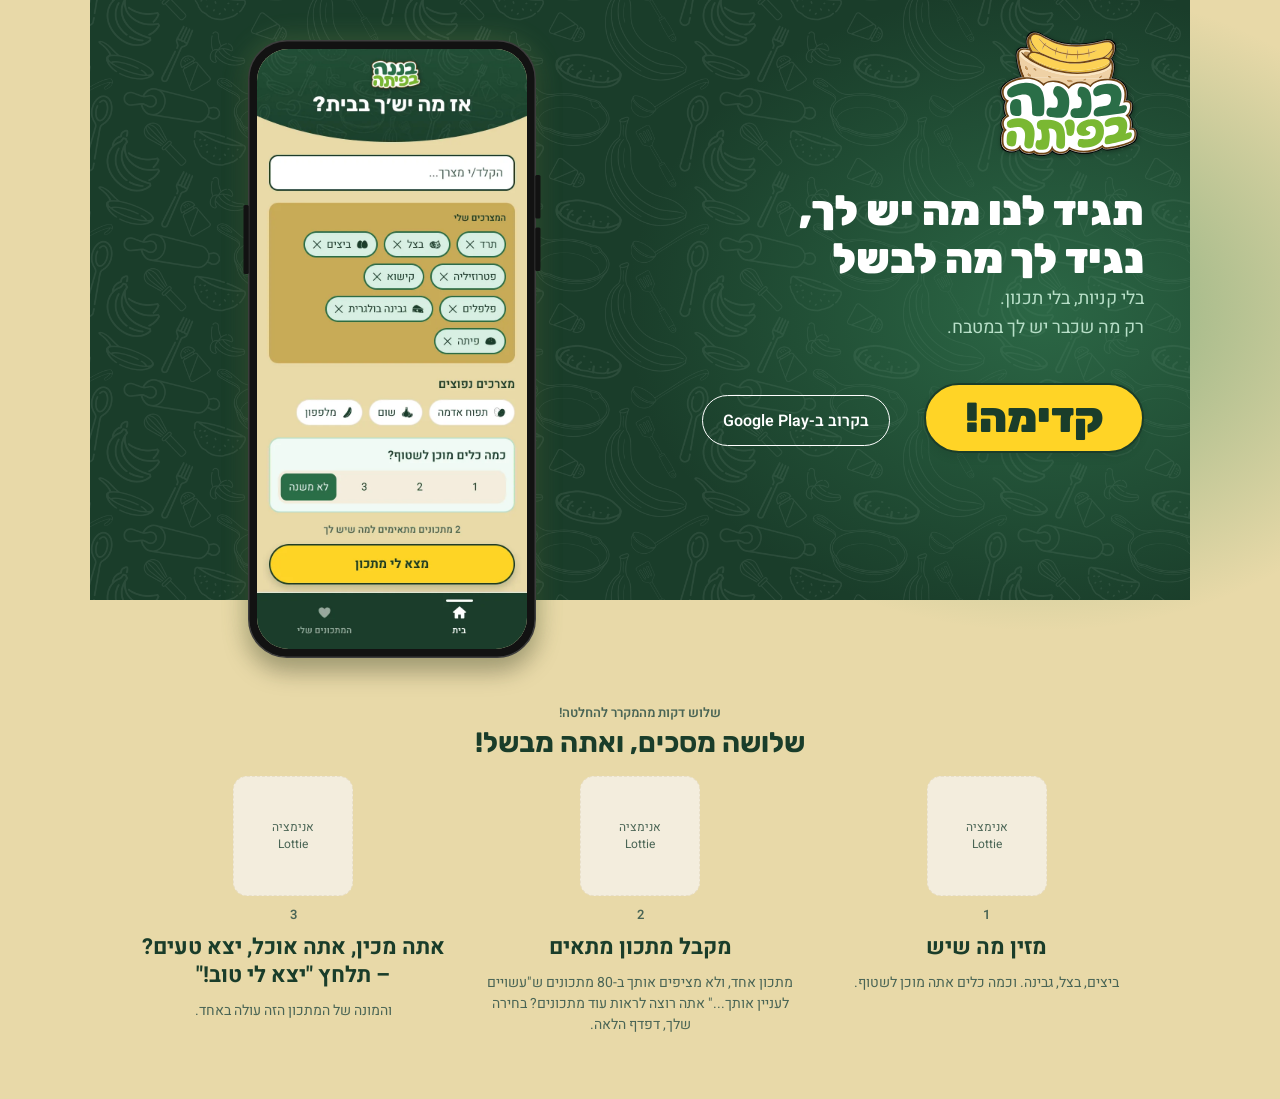
<file: app/index.html>
<!doctype html>
<html lang="he" dir="rtl">
<head>
<meta charset="utf-8">
<meta name="viewport" content="width=device-width, initial-scale=1, viewport-fit=cover">
<title>בננה בפיתה</title>
<meta name="description" content="תגידו מה יש בבית — נגיד לכם מה לבשל. בלי קניות, בלי תכנון.">
<meta name="theme-color" content="#1A3D2A">
<meta name="color-scheme" content="light">
<meta name="apple-mobile-web-app-capable" content="yes">
<meta name="apple-mobile-web-app-status-bar-style" content="black-translucent">
<meta name="apple-mobile-web-app-title" content="בננה בפיתה">
<link rel="manifest" href="manifest.webmanifest">
<link rel="icon" type="image/svg+xml" href="assets/icons/favicon.svg">
<link rel="icon" type="image/png" sizes="32x32" href="assets/icons/favicon-32.png">
<link rel="apple-touch-icon" sizes="180x180" href="assets/icons/apple-touch-icon.png">
<link rel="preload" href="assets/fonts/heebo-hebrew-400-normal.woff2" as="font" type="font/woff2" crossorigin>
<link rel="preload" href="assets/fonts/rubik-hebrew-900-normal.woff2" as="font" type="font/woff2" crossorigin>
<link rel="stylesheet" href="styles/tokens.css">
<link rel="stylesheet" href="styles/app.css">
</head>
<body>
<a class="skip-link" href="#screen">דלגו לתוכן</a>
<div id="app" class="app">
  <main id="screen" class="screen" tabindex="-1"></main>
  <div id="live" class="visually-hidden" aria-live="polite" aria-atomic="true"></div>
</div>
<script type="module" src="js/main.js"></script>
</body>
</html>
</file>
<file: app/styles/tokens.css>
/* =========================================================
   tokens.css · Design Tokens — בננה בפיתה
   Mobile First | RTL | Hebrew
   גרסה 2 · 26.8.2026
   ---------------------------------------------------------
   הרמוניית הצבעים: אנלוגית רחבה (146° · 81° · 48°)
   אין ניגוד גוון → עומק מגיע מבהירות, רוויה ומרקם בלבד.
   פירוט מלא: docs/design.md
   ========================================================= */

/* --- גופנים (30.09.2026 · שחק בחר: Rubik לכותרות, Heebo לממשק) ---
   Google Fonts, רישיון OFL (assets/fonts/OFL.txt) — הקבצים אצלנו: עובד בלי אינטרנט,
   באפליקציה ל-Google Play ובלי מנוי. אותם גופנים ומשקלים כמו בפיגמא.
   Rubik 700/900 · Heebo 400/600/700 · עברית + לטינית (ספרות וסימנים). */
@font-face { font-family: "Rubik"; font-style: normal; font-weight: 700; font-display: swap;
  src: url("../assets/fonts/rubik-hebrew-700-normal.woff2") format("woff2");
  unicode-range: U+0307-0308,U+0590-05FF,U+200C-2010,U+20AA,U+25CC,U+FB1D-FB4F; }
@font-face { font-family: "Rubik"; font-style: normal; font-weight: 700; font-display: swap;
  src: url("../assets/fonts/rubik-latin-700-normal.woff2") format("woff2");
  unicode-range: U+0000-00FF,U+0131,U+0152-0153,U+02BB-02BC,U+02C6,U+02DA,U+02DC,U+0304,U+0308,U+0329,U+2000-206F,U+20AC,U+2122,U+2191,U+2193,U+2212,U+2215,U+FEFF,U+FFFD; }
@font-face { font-family: "Rubik"; font-style: normal; font-weight: 900; font-display: swap;
  src: url("../assets/fonts/rubik-hebrew-900-normal.woff2") format("woff2");
  unicode-range: U+0307-0308,U+0590-05FF,U+200C-2010,U+20AA,U+25CC,U+FB1D-FB4F; }
@font-face { font-family: "Rubik"; font-style: normal; font-weight: 900; font-display: swap;
  src: url("../assets/fonts/rubik-latin-900-normal.woff2") format("woff2");
  unicode-range: U+0000-00FF,U+0131,U+0152-0153,U+02BB-02BC,U+02C6,U+02DA,U+02DC,U+0304,U+0308,U+0329,U+2000-206F,U+20AC,U+2122,U+2191,U+2193,U+2212,U+2215,U+FEFF,U+FFFD; }
@font-face { font-family: "Heebo"; font-style: normal; font-weight: 400; font-display: swap;
  src: url("../assets/fonts/heebo-hebrew-400-normal.woff2") format("woff2");
  unicode-range: U+0307-0308,U+0590-05FF,U+200C-2010,U+20AA,U+25CC,U+FB1D-FB4F; }
@font-face { font-family: "Heebo"; font-style: normal; font-weight: 400; font-display: swap;
  src: url("../assets/fonts/heebo-latin-400-normal.woff2") format("woff2");
  unicode-range: U+0000-00FF,U+0131,U+0152-0153,U+02BB-02BC,U+02C6,U+02DA,U+02DC,U+0304,U+0308,U+0329,U+2000-206F,U+20AC,U+2122,U+2191,U+2193,U+2212,U+2215,U+FEFF,U+FFFD; }
@font-face { font-family: "Heebo"; font-style: normal; font-weight: 600; font-display: swap;
  src: url("../assets/fonts/heebo-hebrew-600-normal.woff2") format("woff2");
  unicode-range: U+0307-0308,U+0590-05FF,U+200C-2010,U+20AA,U+25CC,U+FB1D-FB4F; }
@font-face { font-family: "Heebo"; font-style: normal; font-weight: 600; font-display: swap;
  src: url("../assets/fonts/heebo-latin-600-normal.woff2") format("woff2");
  unicode-range: U+0000-00FF,U+0131,U+0152-0153,U+02BB-02BC,U+02C6,U+02DA,U+02DC,U+0304,U+0308,U+0329,U+2000-206F,U+20AC,U+2122,U+2191,U+2193,U+2212,U+2215,U+FEFF,U+FFFD; }
@font-face { font-family: "Heebo"; font-style: normal; font-weight: 700; font-display: swap;
  src: url("../assets/fonts/heebo-hebrew-700-normal.woff2") format("woff2");
  unicode-range: U+0307-0308,U+0590-05FF,U+200C-2010,U+20AA,U+25CC,U+FB1D-FB4F; }
@font-face { font-family: "Heebo"; font-style: normal; font-weight: 700; font-display: swap;
  src: url("../assets/fonts/heebo-latin-700-normal.woff2") format("woff2");
  unicode-range: U+0000-00FF,U+0131,U+0152-0153,U+02BB-02BC,U+02C6,U+02DA,U+02DC,U+0304,U+0308,U+0329,U+2000-206F,U+20AC,U+2122,U+2191,U+2193,U+2212,U+2215,U+FEFF,U+FFFD; }

:root {

  /* -------------------------------------------------------
     TYPOGRAPHY
  ------------------------------------------------------- */
  --font-display: "Rubik", "Segoe UI", Arial, sans-serif;
  --font-ui:      "Heebo", "Segoe UI", Arial, sans-serif;

  /* Scale */
  --text-xs:   12px;
  --text-sm:   14px;
  --text-base: 16px;
  --text-md:   18px;
  --text-lg:   22px;
  --text-xl:   28px;
  --text-2xl:  36px;
  --text-3xl:  48px;
  --text-4xl:  64px;

  /* Weight */
  --weight-regular: 400;
  --weight-medium:  500;
  --weight-semibold:600;
  --weight-bold:    700;
  --weight-heavy:   900;

  /* Line height */
  --leading-tight:  1.15;
  --leading-snug:   1.35;
  --leading-normal: 1.6;
  --leading-loose:  1.8;

  /* -------------------------------------------------------
     COLORS — Green Scale
  ------------------------------------------------------- */
  --green-900: #1A3D2A;   /* טקסט כהה · עוגן */
  --green-800: #234F37;
  --green-700: #2A6E47;   /* Primary — הצבע הראשי */
  --green-600: #3A8A5C;
  --green-400: #6DB38A;
  --green-200: #B8DFC8;
  --green-100: #D8EFE3;
  --green-50:  #F0FAF4;   /* רקע בהיר */

  /* COLORS — Lime Scale · 30% */
  --lime-600:  #7AB832;
  --lime-500:  #B2E05A;   /* Accent — מצב פעיל, תגיות, badge התאמה */
  --lime-400:  #C8EC7E;
  --lime-100:  #EEF9D4;

  /* COLORS — Banana Scale · 10% */
  --banana-600: #D4A800;
  --banana-300: #DABF6E;  /* שדה הדף — הזהב. 27.8.26 */
  --banana-200: #C9AA57;  /* קצה / משטח שקוע על הזהב */
  --banana-150: #E8D9A8;  /* זהב בהיר */
  --banana-500: #FFD426;  /* CTA ראשי */
  --banana-400: #FFE066;
  --banana-100: #FFF8D6;


  /* COLORS — Cream Scale · הנייטרל החמים · 60%
     קרם = בננה (48°) בשיא דעיכת רוויה. עדיין בתוך הקשת האנלוגית.
     מחזיק את ה-60% במקום הירוק. ראו יומן ההחלטות, שורה 27. */
  --cream-50:   #FBF7EC;   /* שדה הדף */
  --cream-100:  #F3EDDD;   /* משטח שקוע */
  --cream-line: #E8DFC9;   /* קווים מפרידים — לא ירוק על קרם */

  /* COLORS — Neutrals */
  --white:      #FFFFFF;
  --gray-50:    #F8F8F6;
  --gray-100:   #EEEDE9;
  --gray-300:   #C8C7C2;
  --gray-500:   #8A8A85;
  --gray-700:   #4A4A47;
  --gray-900:   #1C1C1A;

  /* COLORS — Danger (צבע מערכת, לא צבע מותג) */
  --red-600: #C0392B;
  --red-100: #FDECEA;

  /* Semantic */
  --color-danger:        var(--red-600);
  --color-danger-bg:     var(--red-100);
  --color-danger-line:   #D68C82;   /* system/danger-line בפיגמא — מסגרת «לא טוב לי» */
  --color-primary:       var(--green-700);
  --color-primary-dark:  var(--green-900);
  --color-primary-light: var(--green-50);
  --color-accent:        var(--lime-500);
  --color-accent-dark:   var(--lime-600);
  --color-banana:        var(--banana-500);
  --color-cta:           var(--banana-500); /* כפתור ראשי — 10% */
  --color-cta-dark:      var(--banana-600);
  --color-cta-text:      var(--green-900);  /* WCAG AA ✓ */
  --color-text:          var(--green-900);
  --color-text-muted:    #4A6555;   /* תוקן 26.8: #5A7A66 נתן 4.46 ונכשל ב-AA */
  --color-bg:            var(--banana-150); /* היה banana-300, רוכך 27.8.26 */
  --color-surface:       var(--white);
  --color-border:        var(--cream-line);

  /* =======================================================
     ★ חדש בגרסה 2 — ארבע שכבות העומק
     בפלטה אנלוגית אין ניגוד גוון. אלה ארבעת הכלים
     היחידים המותרים לייצור עומק. ראו docs/design.md
     ======================================================= */

  /* 1 · שכבות בהירות — מהעמוק לרם */
  --surface-anchor:  var(--green-800);  /* עוגן כהה — הרצועה העליונה. מדרגת בהירות 1
                                           26.8: הועלה מ-900 ל-800. עדיין 8.74 מול הקרם,
                                           וכל טקסט על העוגן עובר AA. ראו יומן, שורה 28 */
  --surface-anchor-max: var(--green-900); /* השמור לרקעים מלאים, לא לרצועה */

  /* --- פעולות המסך הראשי — טוקנים סמנטיים. 28.8.26 --- */
  --action-cook-bg:     var(--green-700);
  --action-cook-border: var(--green-900);
  --action-cook-icon:   var(--white);
  --action-skip-bg:     var(--color-danger);
  --action-skip-border: var(--color-danger);
  --action-skip-icon:   var(--white);

  --surface-deep:    var(--green-700);  /* משטח כהה משני */
  --surface-sunken:  var(--green-100);  /* מצב ריק — ירוק על קרם, יש ניגוד גוון */
  --surface-base:    var(--banana-150); /* רקע הדף — זהב רך. היה banana-300, רוכך 27.8.26 */
  --surface-field-sunken: var(--banana-200);
  --surface-raised:  var(--white);      /* כרטיסים. מדרגת בהירות 3 */

  /* 2 · מרקם — SVG feTurbulence, בלי קובץ תמונה
     שימוש: הנחה כשכבת ::after על הרקע, ב-opacity הנתון */
  --texture-grain: url("data:image/svg+xml,%3Csvg xmlns='http://www.w3.org/2000/svg' width='140' height='140'%3E%3Cfilter id='n'%3E%3CfeTurbulence type='fractalNoise' baseFrequency='0.85' numOctaves='3' stitchTiles='stitch'/%3E%3C/filter%3E%3Crect width='140' height='140' filter='url(%23n)' opacity='1'/%3E%3C/svg%3E");
  --texture-opacity-subtle: 0.030;   /* רקע דף */
  --texture-opacity-medium: 0.055;   /* משטח כהה */
  --texture-blend: soft-light;

  /* 3 · צל מגוון — לעולם לא אפור נייטרלי */
  --shadow-sm:    0 1px 4px  rgba(26, 61, 42, 0.08);
  --shadow-md:    0 4px 16px rgba(26, 61, 42, 0.12);
  --shadow-lg:    0 8px 32px rgba(26, 61, 42, 0.18);
  --shadow-card:  0 2px 8px  rgba(26, 61, 42, 0.06),
                  0 12px 28px rgba(26, 61, 42, 0.10);
  --shadow-focus: 0 0 0 3px rgba(178, 224, 90, 0.45);

  /* 4 · שיפוע עדין — בתוך הקשת האנלוגית בלבד */
  --gradient-surface: linear-gradient(160deg, var(--white) 0%, var(--green-50) 100%);
  --gradient-anchor:  linear-gradient(160deg, var(--green-800) 0%, var(--green-900) 100%);
  --gradient-scrim:   linear-gradient(180deg, rgba(26,61,42,0) 0%, rgba(26,61,42,0.72) 100%);
  /* scrim = לקריאות טקסט על גבי תמונה */

  /* -------------------------------------------------------
     ★ חדש — כרטיס המתכון (S02)
  ------------------------------------------------------- */
  --card-radius:        var(--radius-lg);
  --card-image-ratio:   4 / 3;    /* יחס תמונת המנה */
  --card-image-bleed:   full;     /* התמונה נוגעת בקצה העליון — בלי padding */
  --card-pad:           var(--space-5);
  --card-max-width:     480px;    /* דסקטופ — הכרטיס לא נמתח */

  /* גדלי כפתורי הפעולה ב-S02 */
  --action-btn-mobile:  64px;
  --action-btn-desktop: 56px;

  /* -------------------------------------------------------
     SPACING (base 4px)
  ------------------------------------------------------- */
  --space-1:  4px;
  --space-2:  8px;
  --space-3:  12px;
  --space-4:  16px;
  --space-5:  20px;
  --space-6:  24px;
  --space-8:  32px;
  --space-10: 40px;
  --space-12: 48px;
  --space-16: 64px;
  --space-20: 80px;

  /* -------------------------------------------------------
     BORDER RADIUS
  ------------------------------------------------------- */
  --radius-sm:     6px;
  --radius-md:     12px;
  --radius-lg:     20px;
  --radius-xl:     28px;
  --radius-pill:   100px;
  --radius-circle: 50%;

  /* -------------------------------------------------------
     TRANSITIONS
  ------------------------------------------------------- */
  --transition-fast:   150ms ease;
  --transition-normal: 250ms ease;

  /* -------------------------------------------------------
     LAYOUT
  ------------------------------------------------------- */
  --max-width:        480px;
  --max-width-tablet: 768px;
  --max-width-desktop:1200px;
  --navbar-height:    60px;
  --bottom-bar-height:64px;
}

/* =========================================================
   שכבת המרקם — utility אחת, לשימוש חוזר
   הוסיפו את המחלקה לאלמנט שצריך מרקם.
   דורש position: relative על האלמנט.
   ========================================================= */
.has-grain { position: relative; isolation: isolate; }

.has-grain::after {
  content: "";
  position: absolute;
  inset: 0;
  background-image: var(--texture-grain);
  background-size: 140px 140px;
  opacity: var(--texture-opacity-subtle);
  mix-blend-mode: var(--texture-blend);
  pointer-events: none;
  border-radius: inherit;
  z-index: 0;
}

.has-grain--medium::after { opacity: var(--texture-opacity-medium); }

/* נגישות: מי שביקש פחות תנועה — לא מושפע, המרקם סטטי.
   אבל מי שביקש ניגודיות גבוהה — מורידים את המרקם לגמרי. */
@media (prefers-contrast: more) {
  .has-grain::after { opacity: 0; }
}

/* =========================================================
   כרטיס תמונה full-bleed — התמונה נוגעת בקצה העליון
   ========================================================= */
.card-media--bleed {
  margin: calc(var(--card-pad) * -1) calc(var(--card-pad) * -1) 0;
  aspect-ratio: var(--card-image-ratio);
  overflow: hidden;
  border-radius: var(--card-radius) var(--card-radius) 0 0;
}

.card-media--bleed > img {
  width: 100%;
  height: 100%;
  object-fit: cover;
  display: block;
}
</file>
<file: app/styles/app.css>
/* =========================================================
   app.css · בננה בפיתה — המעטפת והמסכים
   הפיגמה היא המפרט. הערכים כאן — ממנה.
   ========================================================= */

:root {
  --font-display-stack: var(--font-display);
  --font-ui-stack: var(--font-ui);
  --header-h: 158px;            /* header / screen */
  --nav-h: 76px;                /* nav / bottom-bar */
  --sticky-h: 104px;            /* sticky / search-bar */
  --safe-b: env(safe-area-inset-bottom, 0px);
  --pattern: url("../assets/pattern/pattern-tile@2x.png");   /* הדפוס מהפיגמה (bg / pattern-header, pattern-brand) — אריח 993px × scale */
}

*, *::before, *::after { box-sizing: border-box; }
html { -webkit-text-size-adjust: 100%; background: var(--surface-base); }
/* נגישות #6 (04.10): במובייל הפסים הדביקים (כפתור + ניווט) מכסים את תחתית המסך — הדפדפן גולל רכיב בפוקוס אל מעליהם */
@media (max-width: 1023px) { html { scroll-padding-bottom: calc(var(--sticky-h) + var(--nav-h) + var(--safe-b) + 16px); } }
body {
  margin: 0; min-height: 100dvh;
  font-family: var(--font-ui-stack); font-size: var(--text-base); line-height: var(--leading-normal);
  color: var(--color-text); background: var(--surface-base);
  overscroll-behavior-y: none;
}
body[data-screen="intro"] { background: var(--surface-anchor-max); }
h1, h2, h3, p { margin: 0; }
button { font: inherit; color: inherit; cursor: pointer; }
input { font: inherit; color: inherit; }
img, svg { display: block; }
:focus-visible { outline: none; box-shadow: var(--shadow-focus), 0 0 0 5px var(--green-900); border-radius: var(--radius-md); }
h1:focus-visible, .screen:focus-visible { box-shadow: none; }

.visually-hidden { position: absolute !important; width: 1px; height: 1px; margin: -1px; padding: 0; overflow: hidden; clip: rect(0 0 0 0); white-space: nowrap; border: 0; }
.skip-link { position: absolute; top: -100px; inset-inline-start: 16px; z-index: 100; padding: 8px 16px; background: var(--white); color: var(--green-900); border-radius: var(--radius-md); }
.skip-link:focus { top: 8px; }
[hidden] { display: none !important; }

.app { max-width: var(--max-width); margin: 0 auto; min-height: 100dvh; position: relative; }
.screen { min-height: 100dvh; outline: none; }

/* ---------- טיפוגרפיה (סגנונות הטקסט מהפיגמה) ---------- */
.display-hero { font-family: var(--font-display-stack); font-weight: 900; font-size: 42px; line-height: 1.15; }
.display-h3   { font-family: var(--font-display-stack); font-weight: 700; font-size: 22px; line-height: 1.25; }
.display-h2   { font-family: var(--font-display-stack); font-weight: 700; font-size: 28px; line-height: 1.2; }
.ui-body-lg   { font-size: 18px; line-height: 1.6; }
.ui-body      { font-size: 16px; line-height: 1.6; }
.ui-body-strong { font-size: 16px; line-height: 1.5; font-weight: 600; }
.ui-body-sm   { font-size: 14px; line-height: 1.5; }
.ui-meta      { font-size: 13px; line-height: 1.4; font-weight: 600; }
.ui-caption   { font-size: 12px; line-height: 1.4; font-weight: 600; }
.ui-button    { font-size: 17px; line-height: 1.2; font-weight: 700; }

/* ---------- button / primary ----------
   ריחוף מבהיר ומרים 2px · לחיצה מכהה ודוחפת 2px · פוקוס = טבעת דו־גונית */
.btn-primary {
  display: inline-flex; align-items: center; justify-content: center;
  min-height: 54px; padding: 0 24px; border-radius: var(--radius-pill);
  background: var(--color-cta); color: var(--color-cta-text);
  border: 2px solid var(--green-900);
  box-shadow: 0 5px 6px rgba(26, 61, 42, 0.22);
  font-size: 17px; line-height: 1.2; font-weight: 700;
  transition: transform var(--transition-fast), background var(--transition-fast), box-shadow var(--transition-fast);
}
.btn-primary:hover { background: var(--banana-400); transform: translateY(-2px); box-shadow: 0 7px 10px rgba(26, 61, 42, 0.24); }
.btn-primary:active { background: var(--banana-600); transform: translateY(2px); box-shadow: 0 2px 3px rgba(26, 61, 42, 0.2); }
.btn-primary:disabled { opacity: 0.5; cursor: not-allowed; transform: none; }
.btn-primary--block { width: 100%; }
.btn-primary--hero { min-height: 58px; padding: 0 40px; font-family: var(--font-display-stack); font-weight: 900; font-size: 42px; line-height: 1.15; }

/* ---------- header / anchor-bar ----------
   הרצועה הכהה 124px עם קשת; המסגרת 158px כדי שהתוכן יתחיל מתחת לקשת (כמו בפיגמה). */
.anchor-bar { position: relative; height: var(--header-h); color: var(--white); }
.anchor-bar::before, .anchor-bar::after {
  content: ""; position: absolute; inset: 0 0 auto 0; height: 124px; pointer-events: none;
  border-radius: 0 0 50% 50% / 0 0 44px 44px;
}
.anchor-bar::before { background: linear-gradient(180deg, var(--green-800) 0%, var(--green-900) 100%); }
.anchor-bar::after { background: var(--pattern) top left / 228px 223px repeat; opacity: 0.15; }   /* פיגמה: TILE 0.23, 15% */
.anchor-bar__logo { position: absolute; z-index: 1; top: 9px; left: calc(50% - 38px); height: 52px; width: auto; }   /* הציור 65×38 ממורכז בתיבה של 76×44 בגובה 12, כמו בפיגמא */
.anchor-bar__logo img { display: block; height: 52px; width: auto; }
.anchor-bar__logo:focus-visible { outline: 2px solid var(--white); outline-offset: 2px; border-radius: 8px; }
.anchor-bar__title { position: absolute; top: 56px; inset-inline: 16px; text-align: center; color: var(--white); z-index: 1; }
.anchor-bar__btn {
  position: absolute; top: 40px; width: 40px; height: 40px; border-radius: 50%; border: 0;
  display: grid; place-items: center; background: var(--surface-raised); color: var(--green-900);
  filter: drop-shadow(0 2px 3px rgba(26,61,42,0.18)); z-index: 2;
}
.anchor-bar__btn svg { width: 24px; height: 24px; }
.anchor-bar__btn--back, .anchor-bar__btn--close { inset-inline-start: 16px; }
.anchor-bar__btn--plus { inset-inline-end: 24px; top: 22px; color: var(--green-700); box-shadow: 0 2px 6px rgba(13,36,23,0.18); filter: none; }

/* ---------- nav / bottom-bar ---------- */
.bottom-nav {
  position: fixed; bottom: 0; left: 50%; transform: translateX(-50%);
  width: 100%; max-width: var(--max-width); height: calc(var(--nav-h) + var(--safe-b));
  padding: 10px 0 var(--safe-b); display: flex;
  background: var(--surface-anchor-max); border-top: 1px solid var(--white); z-index: 20;
}
.bottom-nav__item {
  flex: 1; display: flex; flex-direction: column; align-items: center; justify-content: flex-start; gap: 5px; padding-top: 6px;   /* פיגמא: אייקון 740, תווית 767 */
  background: none; border: 0; color: var(--white); opacity: 0.55; text-decoration: none; position: relative;
  font-size: 12px; line-height: 1.4; font-weight: 600;
}
.bottom-nav__item[aria-current="page"] { opacity: 1; }
/* active-indicator (פיגמא): 36×3, רדיוס 2, 10px מתחת לראש הפס, ממורכז מעל הלשונית הפעילה.
   מחליק בין הלשוניות — Smart Animate 300ms ease-out בפרוטוטייפ. */
.bottom-nav__indicator {
  position: absolute; top: 10px; width: 36px; height: 3px; border-radius: 2px; background: var(--white); pointer-events: none;
  inset-inline-start: calc((var(--i) + 0.5) * 50% - 18px); transition: inset-inline-start 300ms cubic-bezier(0, 0, 0.58, 1);
}
@media (prefers-reduced-motion: reduce) { .bottom-nav__indicator { transition: none; } }
.bottom-nav__item svg { width: 22px; height: 22px; }

/* ---------- S00 · פתיחה ---------- */
.intro {
  position: relative; min-height: 100dvh; overflow: hidden; text-align: center;
  background: var(--surface-anchor-max); color: var(--white);
}
.intro::before {
  content: ""; position: absolute; inset: 0;
  background: var(--pattern) top left / 298px 291px repeat; opacity: 0.08; pointer-events: none;   /* פיגמה S00: TILE 0.30, שכבה 8% */
}
.intro__glow {
  position: absolute; top: 90px; left: 50%; transform: translateX(-50%); width: 560px; height: 470px;
  background: radial-gradient(ellipse at center, rgba(58, 138, 92, 0.55) 0%, rgba(26, 61, 42, 0) 65%);
  pointer-events: none;
}
.intro__logo { position: relative; width: 206px; height: auto; margin: 178px auto 0; }
.intro__title { position: relative; margin-top: 52px; padding: 0 24px; }
.intro__lead { position: relative; margin-top: 16px; padding: 0 24px; color: var(--green-200); }
.intro__cta { position: relative; margin-top: 78px; }
/* btn-shine — מעבר אור פעם אחת, רק בתוך הגלולה של הכפתור (קודם עבר על כל המסגרת 250×84 — שחק 03.10) */
.intro__cta .btn-primary--hero { position: relative; overflow: hidden; isolation: isolate; }
.intro__cta .btn-primary--hero::after {
  content: ""; position: absolute; top: -30px; bottom: -30px; width: 56px; left: -90px; z-index: -1;
  background: linear-gradient(90deg, rgba(255,255,255,0) 0%, rgba(255,255,255,0.55) 50%, rgba(255,255,255,0) 100%);
  transform: rotate(-20deg); pointer-events: none;
  animation: shine 900ms ease-out 700ms 1 both;
}
@keyframes shine { from { left: -90px; } to { left: 120%; } }
/* תנועה ג׳ (שחק בחר, 03.10): קפיצה עם קפיץ — גדל, נרתע קצת, מתייצב — 3 פעמים ואז נח (נעצר לבד) */
.intro__cta .btn-primary--hero { animation: cta-spring 1500ms 1800ms 3;   /* בלי fill — אחרי שנעצר, הריחוף והלחיצה של הכפתור עובדים כרגיל */ }
@keyframes cta-spring {
  0% { transform: scale(1); animation-timing-function: cubic-bezier(.3,0,.5,1); }
  14% { transform: scale(1.08); animation-timing-function: cubic-bezier(.4,0,.6,1); }
  26% { transform: scale(.97); animation-timing-function: cubic-bezier(.4,0,.6,1); }
  36% { transform: scale(1.015); animation-timing-function: cubic-bezier(.4,0,.6,1); }
  44%, 100% { transform: scale(1); }
}
@media (prefers-reduced-motion: reduce) {
  .intro__cta .btn-primary--hero::after, .intro__cta .btn-primary--hero { animation: none; }
}

/* ---------- S01 · בית ---------- */
.home__content {
  padding: 0 16px calc(var(--sticky-h) + var(--nav-h) + var(--safe-b) + 24px);
  margin-top: -17px; display: flex; flex-direction: column; gap: 16px;
}
.field {
  display: flex; align-items: center; height: 48px; padding: 8px 16px;
  background: var(--surface-raised); border: 2px solid var(--green-900); border-radius: 12px;
}
.field input { flex: 1; min-width: 0; border: 0; background: none; outline: none; font-size: 16px; }
.field input::placeholder { color: var(--color-text-muted); opacity: 1; }
.field:focus-within { box-shadow: var(--shadow-focus); }
.pantry { padding: 12px; border-radius: 12px; background: var(--surface-field-sunken); display: flex; flex-direction: column; gap: 10px; }
.pantry__title { font-size: 12px; line-height: 1.4; font-weight: 600; }
.pantry__empty { font-size: 14px; color: var(--color-text-muted); }
.chips { display: flex; flex-wrap: wrap; gap: 8px; }
.chip {
  display: inline-flex; align-items: center; gap: 6px; padding: 6px 12px; border-radius: 999px;
  background: var(--white); border: 1px solid var(--color-border); color: var(--green-900);
  font-size: 14px; line-height: 1.5; transition: background var(--transition-fast), border-color var(--transition-fast);
}
.chip[aria-pressed="true"] { background: var(--green-100); border: 2px solid var(--green-700); padding: 5px 11px; }
.chip__x { font-size: 14px; line-height: 1; }
.chip__icon { width: 17px; height: 17px; }
.section { display: flex; flex-direction: column; gap: 12px; }
.section__title { font-size: 16px; line-height: 20px; font-weight: 600; }
.section--tools { padding: 12px; border-radius: 14px; background: var(--green-50); border: 1px solid var(--green-200); }   /* ביקורת #11 */
.segmented { position: relative; display: flex; padding: 4px; border-radius: 12px; background: var(--cream-100); }
.segmented__indicator {
  position: absolute; top: 4px; bottom: 4px; width: calc((100% - 8px) / var(--n)); border-radius: 8px;
  background: var(--surface-deep); transition: transform var(--transition-fast); pointer-events: none;
  inset-inline-start: 4px; transform: translateX(calc(var(--i) * -100%));
}
.segmented__seg {
  position: relative; flex: 1; min-width: 0; height: 36px; border: 0; background: none; border-radius: 8px;
  font-size: 14px; line-height: 1.5; color: var(--green-900); transition: color var(--transition-fast);
}
.segmented__seg[aria-checked="true"] { color: var(--white); }
/* segmented / time (פיגמא): פס 29, גלולה 23. שטח הלחיצה = כל גובה הפס (29 ≥ 24, WCAG 2.2 · 2.5.8) */
.segmented--thin { padding-block: 0; }
.segmented--thin .segmented__indicator { top: 3px; bottom: 3px; }
.segmented--thin .segmented__seg { height: 29px; }
.sticky-bar {
  position: fixed; bottom: calc(var(--nav-h) + var(--safe-b)); left: 50%; transform: translateX(-50%);
  width: 100%; max-width: var(--max-width); height: var(--sticky-h); padding: 12px 10px 0;
  background: var(--surface-base); z-index: 19; text-align: center;
}
.sticky-bar__count { height: 18px; margin-bottom: 10px; font-size: 13px; line-height: 1.4; font-weight: 600; color: var(--color-text-muted); }
.sticky-bar .btn-primary { min-height: 54px; }

@media (prefers-reduced-motion: reduce) {
  *, *::before, *::after { transition-duration: 0.01ms !important; animation-duration: 0.01ms !important; }
}

/* ---------- nav / context-row (בכותרת S02) ---------- */
.context-row { position: absolute; z-index: 1; top: 16px; inset-inline: 16px; display: flex; align-items: center; justify-content: space-between; padding: 8px 12px; }
.context-row__change {
  padding: 3px 10px; border-radius: 999px; background: var(--green-900); border: 1px solid var(--lime-500);
  color: var(--lime-500); font-size: 13px; line-height: 1.4; font-weight: 600; text-decoration: none;
}
.context-row__meta { color: var(--green-200); white-space: pre; }
.muted { color: var(--color-text-muted); }

/* ---------- S02 · ערימת הכרטיסים ---------- */
.results__stage { position: relative; margin: -50px 16px 0; height: 520px; }   /* פיגמא: הכרטיס ב-108 */
.stack { position: relative; height: 100%; }
.card, .ghost { position: absolute; inset-inline: 0; top: 0; width: 100%; border-radius: 20px; }
.ghost { height: 492px; background: var(--white); border: 1.5px solid var(--green-700); opacity: 0.9; box-shadow: 0 6px 18px rgba(26,61,42,0.2); transform: rotate(5deg); }
.ghost--2 { height: 480px; background: var(--cream-100); border-width: 1px; opacity: 0.75; box-shadow: 0 6px 18px rgba(26,61,42,0.14); transform: rotate(-7deg); }
.card {
  overflow: hidden; background: var(--surface-raised); border: 2px solid var(--green-700);
  box-shadow: 0 12px 28px rgba(26,61,42,0.12), 0 2px 8px rgba(26,61,42,0.06);
  cursor: pointer; touch-action: pan-y; user-select: none; -webkit-user-select: none;
  transition: transform 220ms ease, opacity 220ms ease; will-change: transform;
}
/* הכרטיס הראשון שרואים — מסגרת ליים + הילה (שחק בחר א׳, 01.10) */
.card--best { border: 3px solid var(--lime-600); box-shadow: 0 0 0 5px rgb(178 224 90 / 0.45), 0 12px 28px rgba(26,61,42,0.16); }
.card--pop { animation: pop 170ms ease-out; }
@keyframes pop { 0% { transform: scale(1); } 35% { transform: scale(1.03); } 100% { transform: scale(1); } }
.card--expand { transition: transform 180ms ease-in, opacity 180ms ease-in; transform: scale(1.06); opacity: 0; }
.card__media { position: relative; height: 210px; background: var(--green-100) var(--pattern) center / 228px 223px repeat; }
.card__media img[hidden] + .card__scrim { display: none; }
.card__media img { width: 100%; height: 100%; object-fit: cover; }
.card__scrim { position: absolute; inset: auto 0 0; height: 123px; background: linear-gradient(180deg, rgba(26,61,42,0) 0%, rgba(26,61,42,0.42) 100%); }
.card__body { display: flex; flex-direction: column; gap: 12px; padding: 16px 20px; }
.card__title { font-family: var(--font-display-stack); font-weight: 900; font-size: 24px; line-height: 1.15; }
.card__meta { display: flex; align-items: center; gap: 8px; flex-wrap: wrap; }
.pill { max-width: 100%; overflow: hidden; text-overflow: ellipsis; padding: 4px 10px; border-radius: 100px; background: var(--green-700); color: var(--white); font-size: 12px; line-height: 1.4; font-weight: 600; white-space: nowrap; }
.card__have { font-size: 14px; line-height: 1.5; color: var(--green-700); white-space: pre-wrap; }
.card__miss { font-size: 14px; line-height: 1.5; color: var(--color-text-muted); white-space: pre-wrap; }
.card__divider { height: 1px; background: var(--cream-line); }
.card__next { display: flex; gap: 8px; }
.card__thumb { flex: 0 0 calc((100% - 24px) / 4); min-width: 0; height: 64px; border-radius: 14px; border: 1px solid var(--color-border);
  background: var(--green-100) var(--pattern) center / 114px 111px repeat; background-size: cover; }   /* thumb (פיגמא): green/100 + הדפוס כשאין תמונה */
.card__thumb:not([style]) { background-size: 228px 223px; }
.card__taster { font-size: 12px; line-height: 1.4; font-weight: 600; color: var(--color-text-muted); }
.results__actions { position: relative; display: flex; justify-content: center; align-items: center; gap: 28px; padding: 22px 16px 12px; }
.action {
  display: grid; place-items: center; border-radius: 50%; color: var(--white); border: 3px solid;
  filter: drop-shadow(0 8px 10px rgba(26,61,42,0.18)) drop-shadow(0 2px 3px rgba(26,61,42,0.1));
  transition: transform var(--transition-fast);
}
.action:active { transform: scale(0.94); }
.action--skip { width: 60px; height: 60px; background: var(--action-skip-bg); border-color: var(--action-skip-border); font-size: 26px; font-weight: 900; }
.action--cook { width: 76px; height: 76px; background: var(--action-cook-bg); border-color: var(--action-cook-border); font-size: 44px; line-height: 1; }
.results__more { text-align: center; padding: 12px 16px 30px; min-height: 20px; }
.results__end { display: flex; flex-direction: column; gap: 16px; align-items: center; text-align: center; padding: 60px 8px 0; }

/* ---------- S03 · דף מתכון ---------- */
.recipe { padding-bottom: 24px; }
.recipe__hero { position: relative; height: 218px; border-radius: 0 0 28px 28px; overflow: hidden; background: var(--green-100) var(--pattern) center / 228px 223px repeat; }
.recipe__hero img { width: 100%; height: 100%; object-fit: cover; }
.round-btn {
  position: absolute; top: 40px; width: 40px; height: 40px; border-radius: 50%; border: 0; display: grid; place-items: center;
  background: var(--surface-raised); color: var(--green-900); filter: drop-shadow(0 2px 3px rgba(26,61,42,0.18));
}
.round-btn svg { width: 24px; height: 24px; }
.recipe__back { inset-inline-start: 16px; }
.recipe__save { inset-inline-end: 16px; color: var(--gray-500); transition: color var(--transition-fast), transform var(--transition-fast); }
.recipe__save.is-on { color: var(--green-700); animation: heart 260ms ease-out; }
@keyframes heart { 0% { transform: scale(1); } 40% { transform: scale(1.25); } 100% { transform: scale(1); } }
.recipe__body { padding: 12px 16px 0; display: flex; flex-direction: column; gap: 8px; }   /* S03 (פיגמא): שם 230 · מטא 266 · «מה צריך» 306 · כלים 338 · לשוניות 422 · חלונית 475 */
.recipe__title { font-family: var(--font-display-stack); font-weight: 900; font-size: 24px; line-height: 1.15; }
.recipe__meta { margin-top: -2px; }
.recipe__h2 { margin-top: 0; }
.panel { background: var(--surface-raised); border: 1px solid var(--color-border); border-radius: 12px; padding: 10px 16px; }
.portions { display: flex; align-items: center; justify-content: space-between; height: 60px; padding: 0 14px 0 16px; background: var(--surface-raised); border: 1px solid var(--color-border); border-radius: 12px; }
.portions__ctrl { display: flex; align-items: center; gap: 8px; }
.portions__step { width: 32px; height: 32px; border-radius: 50%; border: 1.5px solid var(--color-border); background: var(--surface-raised); font-size: 16px; font-weight: 600; display: grid; place-items: center; }
.portions__value { min-width: 72px; height: 32px; padding: 0 10px; border-radius: 100px; background: var(--green-100); border: 1.5px solid var(--green-900); display: grid; place-items: center; font-size: 13px; font-weight: 600; }
.ingredients { list-style: none; margin: 0; padding: 0; }
.ingredients__row { display: flex; align-items: flex-start; gap: 10px; min-height: 26px; padding: 2px 0; font-size: 14px; line-height: 1.5; color: var(--color-text-muted); }
.ingredients__row.is-have { color: var(--color-text); }
.ingredients__mark { width: 18px; text-align: center; font-weight: 600; font-size: 16px; color: var(--green-900); }
.steps { margin: 0; padding: 12px 16px 12px 16px; list-style: none; counter-reset: step; display: flex; flex-direction: column; gap: 10px; }
.steps__item { position: relative; padding-inline-start: 26px; font-size: 14px; line-height: 1.5; }
.steps__item::before { content: counter(step); position: absolute; inset-inline-start: 0; font-weight: 600; }
.recipe__cta { display: flex; justify-content: center; padding: 18px 0 8px; }
.btn-primary--green { background: var(--green-700); color: var(--white); min-width: 214px; }
.btn-primary--green:hover { background: var(--green-600); }
.btn-primary--green:active { background: var(--green-800); }
.btn-primary--green.is-done { background: var(--green-100); color: var(--green-900); cursor: default; transform: none; margin: 0; display: inline-flex; align-items: center; justify-content: center; }

/* ---------- toast / saved ---------- */
.toast {   /* toast / saved · toast / removed (פיגמא): 328×52, רדיוס 14, ההודעה מימין והפעולה משמאל */
  position: fixed; bottom: 24px; left: 50%; transform: translate(-50%, 16px); opacity: 0; z-index: 30;
  width: min(328px, calc(100% - 32px)); justify-content: space-between;
  display: flex; align-items: center; gap: 12px; padding: 14px 18px; border-radius: 14px;
  background: var(--green-900); color: var(--white); font-size: 14px; font-weight: 600; box-shadow: var(--shadow-lg);
  transition: transform 220ms ease, opacity 220ms ease; white-space: nowrap;
}
.toast--in { transform: translate(-50%, 0); opacity: 1; }
@media (max-width: 1023px) { body:has(.bottom-nav) .toast { bottom: calc(var(--nav-h) + var(--safe-b) + 12px); } }   /* מעל פס הניווט */
.toast__link { color: var(--lime-500); text-decoration: underline; }
.toast__btn { border: 0; background: none; padding: 4px 0; font: inherit; font-weight: 600; cursor: pointer; }

/* ---------- S04 · המתכונים שלי ---------- */
.mine__content { padding: 0 16px calc(var(--nav-h) + var(--safe-b) + 24px); margin-top: -16px; }
.mine__list { display: flex; flex-direction: column; gap: 12px; }
.saved-row { position: relative; display: flex; gap: 8px; align-items: flex-start; min-height: 90px; padding: 9px 16px 9px 15px; background: var(--surface-raised); border: 1px solid var(--color-border); border-radius: 12px; color: inherit; text-decoration: none; }
.saved-row__main { flex: 1; min-width: 0; align-self: stretch; display: flex; gap: 8px; align-items: flex-start; color: inherit; text-decoration: none; border-radius: 8px; }
/* btn / remove — ✕ קטן בפינה (28px ≥ 24, WCAG 2.2 2.5.8) */
.saved-row__remove { display: grid; place-items: center; position: absolute; top: 8px; inset-inline-end: 8px; width: 28px; height: 28px; padding: 0; border-radius: 50%; background: var(--surface-raised); border: 1px solid var(--color-border); color: var(--green-900); }
.saved-row__remove svg { width: 16px; height: 16px; }
.saved-row:has(.saved-row__remove) .saved-row__text { padding-inline-end: 32px; }
.saved-row__thumb { width: 56px; height: 56px; border-radius: 8px; flex: none; background: var(--green-100) var(--pattern) center / 228px 223px repeat; }
.saved-row__thumb[style] { background-size: cover; }   /* thumb (פיגמא): תמונה, או הדפוס כשאין */
.saved-row__text { flex: 1; min-width: 0; align-self: stretch; display: flex; flex-direction: column; justify-content: space-between; gap: 4px; padding-top: 6px; }   /* row / saved-recipe: השם למעלה, המטא בתחתית */
.saved-row__title { display: -webkit-box; -webkit-line-clamp: 2; -webkit-box-orient: vertical; overflow: hidden; }
.status-pending { align-self: flex-start; padding: 4px 12px; border-radius: 100px; background: var(--banana-100); color: var(--banana-600); font-size: 12px; line-height: 1.4; font-weight: 600; }
.mine__empty { display: flex; flex-direction: column; align-items: center; gap: 14px; padding-top: 2px; }   /* S04 ריק (פיגמא): מצב 144–336 · טקסט 412 · כפתור 504 (168×54) */
.empty-state { width: 100%; padding: 24px 16px 18px; border-radius: 20px; background: var(--surface-sunken); text-align: center; display: flex; flex-direction: column; align-items: center; gap: 4px; }
.empty-state__well { width: 64px; height: 64px; border-radius: 50%; background: var(--green-200); color: var(--green-700); display: grid; place-items: center; margin-bottom: 12px; }
.empty-state__well svg { width: 32px; height: 32px; }
.mine__invite { text-align: center; color: var(--green-800); margin-top: 62px; }
.btn-secondary { display: inline-flex; align-items: center; justify-content: center; min-height: 54px; min-width: 168px; padding: 0 32px; border-radius: var(--radius-pill); border: 2px solid var(--green-700); color: var(--green-700); background: transparent; font-size: 17px; font-weight: 700; text-decoration: none; }
.btn-secondary:hover { background: var(--green-50); }

/* ---------- S05 · הזנת מתכון ---------- */
.progress { position: absolute; top: 44px; inset-inline: 0; display: flex; justify-content: center; gap: 6px; height: 12px; align-items: center; z-index: 1; }
.progress__pill { width: 34px; height: 6px; border-radius: 3px; background: var(--white); opacity: 0.35; transition: opacity var(--transition-normal); }
.progress__pill.is-on { opacity: 1; box-shadow: 0 1px 3px rgba(0,0,0,0.25); }
.entry__content { padding: 0 16px calc(86px + var(--nav-h) + var(--safe-b) + 16px); margin-top: -5px; display: flex; flex-direction: column; gap: 10px; }
.entry__content--long { margin-top: -13px; }
.entry__content--center { align-items: center; text-align: center; padding-top: 24px; gap: 16px; }
.sticky-cta { position: fixed; bottom: calc(var(--nav-h) + var(--safe-b)); left: 50%; transform: translateX(-50%); width: 100%; max-width: var(--max-width); height: 86px; padding: 6px 80px 0; background: var(--surface-base); z-index: 19; }
.entry-cta { width: 100%; min-height: 54px; text-decoration: none; }
.paste-box { display: flex; flex-direction: column; justify-content: space-between; height: 283px; padding: 16px 14px; background: var(--surface-raised); border: 1.5px dashed var(--color-border); border-radius: 14px; }
.paste-box__input { flex: 1; min-height: 0; width: 100%; border: 0; outline: none; resize: none; background: none; font-size: 16px; line-height: 1.6; font-weight: 600; }
.paste-box__input::placeholder { color: var(--color-text-muted); font-weight: 600; }
.paste-box__row { display: flex; justify-content: flex-start; padding-top: 8px; }
.entry__list { display: flex; flex-direction: column; gap: 10px; }
.ing { padding: 9px 10px; background: var(--surface-raised); border: 1px solid var(--cream-line); border-radius: 10px; display: flex; flex-direction: column; gap: 6px; }
.ing__head { display: flex; align-items: center; justify-content: space-between; gap: 8px; }
.ing__remove { border: 0; background: none; color: var(--color-text-muted); padding: 4px; display: grid; place-items: center; border-radius: 50%; }
.ing__chips { display: flex; flex-wrap: wrap; gap: 5px; }
.pchip { display: inline-flex; align-items: center; padding: 4px 10px; border-radius: 20px; background: var(--surface-raised); border: 1px solid var(--color-border); color: var(--color-text); font-size: 12px; line-height: 1.4; font-weight: 600; white-space: nowrap; }
.pchip--empty { border-style: dashed; background: transparent; color: var(--color-text-muted); }
.pchip--special { background: var(--banana-100); border-color: var(--green-200); color: var(--green-900); }
.pchip--opt { border-color: var(--green-200); color: var(--green-700); background: transparent; }
.pchip--opt.is-on { background: var(--green-100); border-color: var(--green-700); color: var(--green-800); }
.pchip__input { width: 120px; padding: 3px 10px; border-radius: 20px; border: 1.5px solid var(--green-700); font-size: 12px; font-weight: 600; }
.steps-preview { display: flex; flex-direction: column; gap: 4px; padding: 10px; }
.steps-preview__more { align-self: flex-start; border: 0; background: none; color: var(--color-text-muted); font-size: 12px; font-weight: 600; padding: 4px 0; min-height: 24px; }   /* נגישות #8: שטח לחיצה 24 */
.quote { color: var(--color-text-muted); }
.field-card { display: flex; flex-direction: column; gap: 5px; padding: 10px 12px; background: var(--surface-raised); border: 1.5px dashed var(--color-cta); border-radius: 10px; }
.field-card__slot { display: flex; align-items: center; gap: 8px; }
.slot { width: 64px; height: 26px; padding: 0 8px; border: 1.5px dashed var(--color-border); border-radius: 8px; background: none; font-size: 14px; text-align: center; }
.slot--wide { width: 100%; height: 36px; text-align: start; }
.slot:focus { border-style: solid; border-color: var(--green-700); outline: none; }
.photo-card { display: flex; flex-direction: column; gap: 6px; padding: 10px 12px; border-radius: 12px; }
.photo-slot { width: 88px; height: 46px; border: 1.5px dashed var(--color-border); border-radius: 10px; display: grid; place-items: center; cursor: pointer; overflow: hidden; }
/* נגישות #7 (04.10): שדה הקובץ מוסתר — כשהוא בפוקוס, מסגרת הפוקוס מופיעה על התיבה שרואים */
.photo-card:has(#photo-input:focus-visible) .photo-slot { box-shadow: var(--shadow-focus); border-color: var(--green-700); }
.photo-slot img { width: 100%; height: 100%; object-fit: cover; }
.photo-slot__plus { font-family: var(--font-display-stack); font-weight: 700; font-size: 22px; color: var(--color-text-muted); }
.checkbox { display: flex; align-items: center; gap: 10px; min-height: 24px; border: 0; background: none; padding: 0; text-align: start; }
.checkbox__box { width: 22px; height: 22px; border: 2px solid var(--green-700); border-radius: 6px; display: grid; place-items: center; color: var(--white); flex: none; }
.checkbox[aria-checked="true"] .checkbox__box { background: var(--green-700); }
.success-mark { width: 120px; height: 120px; border-radius: 50%; background: var(--green-100); color: var(--green-700); display: grid; place-items: center; font-size: 56px; font-weight: 700; }
.summary-card { width: 100%; padding: 16px; border-radius: 16px; background: var(--white); display: flex; flex-direction: column; gap: 10px; text-align: start; }
.prep { margin: 0; padding: 12px 16px; list-style: none; display: flex; flex-direction: column; gap: 8px; }
.prep__item { position: relative; padding-inline-start: 16px; font-size: 14px; line-height: 1.5; }
.prep__item::before { content: "·"; position: absolute; inset-inline-start: 2px; font-weight: 700; }
.recipe__desc { color: var(--color-text); }

/* ---------- דף מתכון · מבנה «ספר מתכונים» ---------- */
.ing-icon { display: inline-block; flex: none; background: currentColor; color: var(--green-900); -webkit-mask: var(--icon) center / contain no-repeat; mask: var(--icon) center / contain no-repeat; }
.ing-icon--none { width: 18px; height: 18px; background: none; }
.tool-icon { color: var(--green-900); }   /* צלליות מהפיגמה — currentColor */
.tiles { display: grid; grid-template-columns: repeat(3, 1fr); gap: 8px; }
.tile { background: var(--surface-raised); border: 1px solid var(--color-border); border-radius: 12px; padding: 8px 6px; text-align: center; display: flex; flex-direction: column; align-items: center; gap: 2px; }
.tile b { font-size: 15px; line-height: 1.3; }
.tile > span { font-size: 11px; color: var(--color-text-muted); }
.tile--servings { position: relative; }
.tile__steps { display: flex; gap: 6px; margin-top: 2px; }
.tile__step { width: 28px; height: 24px; border-radius: 999px; border: 1.5px solid var(--color-border); background: var(--surface-raised); font-size: 15px; font-weight: 600; line-height: 1; display: grid; place-items: center; }
.tools { display: flex; gap: 6px; flex-wrap: wrap; }
.tool { display: inline-flex; align-items: center; gap: 6px; padding: 4px 10px; border-radius: 999px; background: var(--surface-raised); border: 1px solid var(--color-border); font-size: 12px; font-weight: 600; }
.ingredients__row { gap: 10px; }
.ingredients__state { margin-inline-start: auto; font-size: 12px; font-weight: 600; color: var(--color-text-muted); white-space: nowrap; }
.ingredients__row.is-have .ingredients__state { color: var(--green-700); }
.ingredients__mark { display: none; }
.until { display: inline; background: var(--banana-100); border: 1px solid var(--banana-600); border-radius: 999px; padding: 0 8px; font-size: 12px; font-weight: 600; white-space: nowrap; line-height: 1.6; }
.steps { gap: 12px; }
.steps__item { padding-inline-start: 34px; }
.steps__item::before { content: counter(step); width: 24px; height: 24px; border-radius: 50%; background: var(--green-700); color: var(--white); font-size: 12px; display: grid; place-items: center; top: -1px; }
.tipnote { background: var(--banana-100); border: 1.5px dashed var(--banana-600); border-radius: 14px; padding: 14px 16px; font-size: 14px; line-height: 1.5; }   /* card / tip (פיגמא) */
.tipnote b { display: block; font-size: 12px; line-height: 1.4; font-weight: 600; color: var(--banana-600); margin-bottom: 8px; }
.tipnote + .tipnote { margin-top: 8px; }

/* ---------- תבנית המתכונים (29.09): כלים כקוביות · לשוניות · חלונית שלבים ---------- */
.metarow { display: flex; align-items: center; gap: 16px; font-size: 14px; color: var(--color-text-muted); margin: 0 0 6px; }
.metarow__item { display: inline-flex; align-items: center; gap: 6px; }
.metarow__servings b { font-weight: 600; color: var(--color-text); min-width: 5.5ch; text-align: center; }
.metarow__step { width: 26px; height: 26px; border-radius: 999px; border: 1.5px solid var(--color-border); background: var(--surface-raised); font-size: 15px; font-weight: 600; line-height: 1; display: grid; place-items: center; color: var(--color-text); }
.toolgrid { display: flex; gap: 8px; }   /* toolgrid (פיגמא): הקוביות ממלאות את הרוחב (FILL), רווח 8 */
.toolgrid__item { flex: 1 1 0; min-width: 0; background: var(--surface-raised); border: 1.5px solid var(--green-200); border-radius: 12px; padding: 10px 4px 8px; display: flex; flex-direction: column; align-items: center; gap: 6px; font-size: 12px; font-weight: 600; text-align: center; }
.toolgrid__item .tool-icon { width: 28px; height: 28px; }
.toolgrid__item > span:only-child { padding: 17px 0; }   /* כלי בלי אייקון עדיין — אותו גובה */
.tabs { position: sticky; top: 0; z-index: 3; display: flex; padding: 4px; margin: 4px 0 0; border-radius: 12px; background: var(--cream-100); box-shadow: 0 0 0 6px var(--surface-base); }
.tabs__tab { flex: 1; padding: 8px; border: 0; border-radius: 8px; background: none; font-size: 14px; color: var(--green-900); transition: background var(--transition-fast), color var(--transition-fast); }
.tabs__tab.is-on { background: var(--surface-deep); color: var(--white); }
.ing-panel { display: flex; flex-direction: column; gap: 4px; }
/* תווית קבוצה — שחק (01.10): «קשה להבחין» → ירוק, 16 (ui/body-strong), קו מעל (חוץ מהראשונה), מיושר לימין (מרכוז נוסה ונדחה) */
.ing-group { font-size: 16px; font-weight: 600; line-height: 1.5; color: var(--green-700); margin: 10px 0 2px; padding-top: 10px; border-top: 1px solid var(--cream-line); }
.ing-group:first-child { border-top: 0; padding-top: 0; }
.ing-group:first-child { margin-top: 0; }
/* ביקורת #6 — כמות מודגשת בעמודה משלה (01.10) · #5 — רשות בסוף, פחות בולט */
.ingredients__qty { flex: 0 0 6.2em; font-weight: 700; color: var(--color-text); font-variant-numeric: tabular-nums; }
.ingredients__qty:empty { visibility: hidden; }
.ingredients__text { flex: 1 1 auto; min-width: 0; }
.ingredients__note { color: var(--color-text-muted); }
.ingredients--optional .ingredients__row, .ingredients--optional .ingredients__qty { color: var(--color-text-muted); }
.ingredients--optional .ingredients__row.is-have { color: var(--color-text); }
/* חלונית שלבים */
.steps-foot { display: flex; justify-content: center; margin-top: 2px; }
.mode-toggle { border: 0; background: none; color: var(--green-700); font-size: 13px; font-weight: 600; padding: 4px 0; text-decoration: underline; }
.deck { display: flex; flex-direction: column; gap: 8px; }
.deck__hint, .deck__awake { text-align: center; margin: 0; }
.deck__frame { position: relative; display: flex; align-items: stretch; }
.deck__stage { flex: 1; min-width: 0; position: relative; min-height: 190px; overflow: hidden; touch-action: pan-y; outline: none; border-radius: 14px; }
.deck__stage:focus-visible { box-shadow: var(--shadow-focus); }
.stepcard { position: relative; min-height: 190px; background: var(--surface-raised); border: 1px solid var(--color-border); border-radius: 14px; padding: 14px 16px; display: flex; flex-direction: column; gap: 8px; overflow: auto; transition: transform 220ms ease, opacity 220ms ease; }
.stepcard--prep { background: var(--banana-100); border: 1.5px dashed var(--banana-600); }
.stepcard__top { display: flex; justify-content: space-between; align-items: center; gap: 8px; }
.stepcard__k { font-size: 12px; font-weight: 600; color: var(--color-text-muted); }
.stepcard--prep .stepcard__k { color: var(--banana-600); }
.stepcard__text { margin: 0; font-size: 18px; line-height: 1.6; }   /* 18 — כמו בפיגמא (text · {טקסט השלב}) */
.stepcard__anim { width: 96px; height: 96px; align-self: center; margin: 2px 0 4px; border-radius: 14px; border: 1.5px dashed var(--color-border); background: var(--cream-100); display: grid; place-items: center; font-size: 11px; line-height: 1.4; text-align: center; color: var(--color-text-muted); }
.stepcard__prep { margin: 0; padding-inline-start: 16px; font-size: 15px; line-height: 1.55; display: flex; flex-direction: column; gap: 6px; }
.stepcard.in-next { transform: translateX(-100%); opacity: 0; }   /* RTL: הבא נכנס משמאל */
.stepcard.in-prev { transform: translateX(100%); opacity: 0; }
.stepcard.out-prev { transform: translateX(100%); opacity: 0; }
.stepcard.out-next { transform: translateX(-100%); opacity: 0; }
.stepcard.is-leaving { position: absolute; inset: 0; }   /* הכרטיס היוצא — מעל; הנוכחי בזרימה, כך שהחלונית גדלה עם הטקסט (כמו בפיגמא) */
/* חיצים — חלק ממסגרת החלונית: עדינים, בקצוות, גם למקלדת ולקורא מסך */
/* חיצים מחוץ לכרטיס — כמו deck / steps בפיגמא: 22×48, רקע לבן, שקיפות 45% */
.deck__arrow { flex: 0 0 24px; align-self: center; height: 48px; border: 0; padding: 0; background: var(--white); color: var(--green-700); opacity: 0.8;   /* נגישות #4 + #8 (04.10): היה 0.45 (1.82:1) ו-22px. 0.8 = 3.14:1, רוחב 24 */ display: grid; place-items: center; border-radius: 0; }
.deck__arrow svg { width: 20px; height: 20px; }
.deck__arrow--next svg { transform: scaleX(-1); }
.deck__arrow:disabled { opacity: 0.12; }
.deck__arrow:not(:disabled):hover { opacity: 1; }
.dots { display: flex; gap: 6px; justify-content: center; }
.dots i { width: 8px; height: 8px; border-radius: 50%; background: var(--green-200); transition: background var(--transition-fast); }
.dots i.on { background: var(--green-700); }
.dots i.is-prep { border-radius: 2px; }
.dots i.is-prep.on { background: var(--banana-600); }
.steps__prep { padding: 0 0 8px; border-bottom: 1px solid var(--cream-line); margin-bottom: 4px; font-size: 14px; }
.steps__prep b { display: block; font-size: 12px; color: var(--banana-600); margin-bottom: 4px; }
.steps__prep ul { margin: 0; padding-inline-start: 16px; }
.steps__item { counter-increment: step; }
.steps__prep { counter-increment: none; }
@media (prefers-reduced-motion: reduce) { .stepcard { transition: none; } }

/* ---------- ביקורת #1 (30.09) — הכלים מלווים את המתכון · chip / tool, row / לשטוף בסוף (פיגמא) ---------- */
.toolchip { display: inline-flex; align-items: center; gap: 4px; padding-block: 2px; padding-inline: 6px 8px; border-radius: 999px;
  background: var(--green-50); border: 1px solid var(--green-200); color: var(--color-text); font-size: 12px; line-height: 1.4; font-weight: 600; white-space: nowrap; }
.toolchip .tool-icon { width: 16px; height: 16px; flex: none; color: var(--green-900); }
.toolchips { display: flex; flex-wrap: wrap; gap: 6px; }
.toolrow { display: flex; flex-wrap: wrap; align-items: center; gap: 6px; }
.toolrow__label { font-size: 14px; line-height: 1.5; color: var(--color-text); }
.stepcard--prep .toolrow { margin-top: auto; padding-top: 4px; }
.toolrow--wash { margin-top: 12px; }
.stepcard__top .until { white-space: normal; min-width: 0; }
.stepcard__k { white-space: nowrap; }
.ing-optional { margin-top: 6px; }
.ing-optional > summary { list-style: none; cursor: pointer; display: flex; align-items: center; gap: 6px; min-height: 32px; margin: 0; color: var(--green-700); }
.ing-optional > summary::-webkit-details-marker { display: none; }
.ing-optional__chev { display: inline-grid; width: 16px; height: 16px; transform: rotate(90deg); transition: transform var(--transition-fast); }
.ing-optional__chev svg { width: 16px; height: 16px; }
.ing-optional[open] .ing-optional__chev { transform: rotate(-90deg); }
@media (prefers-reduced-motion: reduce) { .ing-optional__chev { transition: none; } }
.ing-optional > summary:focus-visible { outline: none; box-shadow: var(--shadow-focus); border-radius: 6px; }

/* «לא מצאנו» / שגיאה — state / empty בפיגמא (01.10) */
.results__stage--empty { height: auto; margin-top: 16px; }
.results__empty { display: flex; flex-direction: column; align-items: center; gap: 16px; }
.state-empty { width: 100%; box-sizing: border-box; display: flex; flex-direction: column; align-items: center; gap: 12px; padding: 32px 24px; text-align: center;
  background: var(--cream-50); border: 1.5px solid var(--banana-200); border-radius: 20px; box-shadow: inset 0 2px 6px rgba(26,61,42,0.06); }
.state-empty h2 { margin: 0; color: var(--green-900); text-wrap: balance; }
.state-empty p { margin: 0; }
.state-empty__sec { font-size: 12px; font-weight: 600; color: var(--color-text-muted); margin: 0; }
a.state-empty__sec { text-decoration: underline; }
.state-empty__sec--btn { all: unset; cursor: pointer; font-size: 12px; font-weight: 600; color: var(--color-text-muted); text-decoration: underline; }
.state-empty__sec--btn:focus-visible { box-shadow: var(--shadow-focus); border-radius: 4px; }
.state-empty__community { font-size: 16px; font-weight: 600; color: var(--green-700); text-align: center; }
.state-empty__anim { width: 160px; height: 160px; border-radius: 14px; border: 1.5px dashed var(--color-border); background: var(--cream-100); display: grid; place-items: center; text-align: center; font-size: 12px; line-height: 1.4; color: var(--color-text-muted); }
a.btn-primary, .state-empty__community { text-decoration: none; }

/* השלמה אוטומטית (ביקורת #3, 01.10) — רשימה צמודה לשדה */
.field--ac { position: relative; }
.ac { position: absolute; inset-inline: 0; top: calc(100% + 4px); z-index: 20; margin: 0; padding: 6px; list-style: none; background: var(--surface-raised); border: 1.5px solid var(--green-700); border-radius: 14px; box-shadow: 0 12px 28px rgba(26,61,42,0.16); }
.ac__opt { display: flex; align-items: center; gap: 8px; min-height: 40px; padding: 0 10px; border-radius: 10px; font-size: 16px; color: var(--color-text); cursor: pointer; }
.ac__opt.is-active, .ac__opt:hover { background: var(--green-50); }

/* ================= דסקטופ (≥1024) — לפי מסכי «· דסקטופ» בפיגמא (רוחב 1100) ================= */
.top-nav { display: none; }
/* דסקטופ בלבד / מובייל בלבד */
.anchor-bar__logo--desk, .only-desktop, .chosen, .kbd-hint, .card__actions, .recipe__header, .mine__preview { display: none; }

.section--common .chips > .chip:nth-child(n+4) { display: none; }   /* מובייל: 3 בלבד */
@media (min-width: 1024px) {
  .app { max-width: 1100px; }
  .bottom-nav { display: none; }
  /* header / screen · דסקטופ: רצועה 190, קשת (אליפסה 1560×460), כותרת h1 ב-88, לוגו מימין, קישורים משמאל */
  .anchor-bar { height: 190px; }
  .anchor-bar::before, .anchor-bar::after { height: 190px; border-radius: 0 0 50% 50% / 0 0 67px 67px; }
  .anchor-bar__logo, .anchor-bar__logo--desk { display: block; left: auto; inset-inline-start: 40px; top: 18px; }
  .anchor-bar__title { top: 88px; font-size: 36px; line-height: 1.25; }
  .top-nav { display: flex; gap: 28px; position: absolute; z-index: 2; top: 30px; inset-inline-end: 40px; }
  .top-nav__link { color: var(--white); text-decoration: none; font-size: 16px; line-height: 22px; font-weight: 600; display: inline-block; padding-block: 1px; }   /* נגישות #8: 24 גובה */
  .anchor-bar__btn--plus { display: none; }

  /* S01 · דסקטופ: שדה 560 ממורכז על הקשת · המצרכים שלי · כלים (ימין) + זמן (שמאל) · 14 קוביות · מונה + כפתור */
  .home__content { padding: 0 46px 0; margin-top: -40px; display: grid; grid-template-columns: 1fr 1fr; column-gap: 32px; row-gap: 20px; align-items: start; }
  .home__content > .field { grid-column: 1 / -1; width: 560px; justify-self: center; }
  .home__content > .field input { text-align: center; }
  .home__content > .pantry { grid-column: 1 / -1; margin-top: 52px; }
  .home__tools { grid-row: 3; grid-column: 1; }
  .home__time { grid-row: 3; grid-column: 2; }
  .section--common { grid-row: 4; grid-column: 1 / -1; margin-top: 4px; }
  .section--common .chips { display: grid; grid-template-columns: repeat(7, 1fr); gap: 12px; }
  .section--common .chips > .chip:nth-child(n+4) { display: flex; }
  .section--common .chip { flex-direction: column; justify-content: center; height: 72px; border-radius: 12px; padding: 10px 4px 8px; gap: 6px; border: 1.5px solid var(--green-200); font-size: 13px; font-weight: 600; line-height: 1.3; }
  .section--common .chip .ing-icon { width: 28px !important; height: 28px !important; }   /* tile / ingredient: אייקון 28 */
  .sticky-bar { position: static; transform: none; max-width: none; height: auto; padding: 0; margin: 71px auto 48px; background: none; }
  .sticky-bar .btn-primary--block { width: 220px; min-height: 66px; }
  /* S02 · דסקטופ: כרטיס אופקי 648×460 מימין (תמונה 300 מימין), «מה בחרת» 328 משמאל, רמז מקלדת */
  .only-mobile { display: none; }
  .only-desktop { display: inline; }
  .screen--results .context-row { display: none; }
  .results__body { display: grid; grid-template-columns: 1fr 328px; column-gap: 32px; padding: 32px 46px 48px; align-items: start; }
  .results__stage { margin: 0; height: 476px; }
  .results__stage--empty { height: auto; }
  .results__actions { display: none; }
  .results__more { padding: 32px 0 0; }
  .kbd-hint { display: block; width: fit-content; margin: 53px auto 0; padding: 9px 14px; border-radius: 10px; background: var(--surface-raised); border: 1px solid var(--cream-line); font-size: 12px; font-weight: 600; line-height: 1.4; color: var(--color-text-muted); }
  .card { display: flex; flex-direction: row; height: 460px; }
  .card__media { flex: 0 0 300px; height: 100%; }
  .card__body { flex: 1; min-width: 0; padding: 32px 28px 28px; gap: 18px; }
  .card__actions { display: flex; gap: 12px; align-items: center; margin-top: auto; }
  .card-btn { display: inline-flex; align-items: center; border-radius: 999px; font-family: inherit; cursor: pointer; }
  .card-btn--open { gap: 10px; padding: 13px 24px; background: var(--green-700); border: 1.5px solid var(--green-700); color: var(--white); font-size: 16px; font-weight: 600; box-shadow: 0 5px 12px rgba(26,61,42,0.22); }
  .card-btn--open svg { width: 22px; height: 22px; }
  .card-btn--skip { gap: 8px; padding: 10px 18px; background: var(--surface-raised); border: 1.5px solid var(--color-danger-line); color: var(--color-text-muted); font-size: 12px; font-weight: 600; }
  .card-btn--skip svg { width: 18px; height: 18px; transform: translateY(1.5px); }
  .ghost { transform: none; top: 16px; inset-inline: 16px; width: auto; height: 460px; border-width: 2px; border-color: var(--green-900); }
  .ghost--2 { display: none; }
  .card--best { border: 2px solid var(--green-900); box-shadow: 0 12px 28px rgba(26,61,42,0.12), 0 2px 8px rgba(26,61,42,0.06); }   /* ההדגשה — מובייל בלבד, כמו בפיגמא (שחק: «בעיקר במובייל») */
  .chosen { display: flex; flex-direction: column; gap: 16px; padding: 18px 20px; border-radius: 16px; background: var(--cream-100); }
  .chosen__head { display: flex; align-items: center; justify-content: space-between; gap: 8px; }
  .chosen__title { color: var(--green-900); }
  .chosen__label { font-size: 12px; font-weight: 600; color: var(--color-text-muted); margin-bottom: -8px; }
  .chosen__tags { display: flex; flex-wrap: wrap; gap: 6px; }
  .chosen__tag { display: inline-flex; align-items: center; gap: 6px; padding: 5px 10px; border-radius: 999px; background: var(--green-50); font-size: 14px; line-height: 1.5; color: var(--green-900); }
  .chosen .card__divider { margin: 0; }
  .chosen__row { display: flex; justify-content: space-between; align-items: center; margin: -8px 0 0; }
  .chosen__row span { font-size: 14px; color: var(--color-text-muted); }
  .chosen__row b { font-size: 16px; font-weight: 600; color: var(--green-900); }
  .chosen__row:first-of-type { margin-top: 0; }
  /* S03 · דסקטופ: תמונה 400×300 משמאל, תוכן 560 מימין, רווח 20; הכותרת = שם המתכון */
  .recipe__header { display: block; }
  .recipe { display: grid; grid-template-columns: 1fr 560px 400px 1fr; column-gap: 20px; align-items: start; padding-bottom: 48px; }
  .recipe__header { grid-column: 1 / -1; }
  .recipe__hero { grid-column: 3; grid-row: 2; height: 300px; margin-top: 40px; border-radius: 20px; }
  .recipe__body { grid-column: 2; grid-row: 2; margin-top: 40px; padding: 0; gap: 12px; }
  .recipe__title { position: absolute; width: 1px; height: 1px; overflow: hidden; clip: rect(0 0 0 0); white-space: nowrap; }
  .screen--recipe .sticky-cta, .recipe .sticky-cta { position: static; transform: none; max-width: none; height: auto; padding: 16px 0 0; background: none; }
  /* S04 · דסקטופ: רשימה 328 מימין (הנבחר במסגרת green/700), כרטיס המתכון 648 משמאל, רמז מקלדת; ריק — עמודה 328 במרכז */
  .mine__content { max-width: none; padding: 32px 46px 48px; margin-top: 0; }
  .mine__split { display: grid; grid-template-columns: 328px 648px; justify-content: space-between; align-items: start; row-gap: 0; }
  .mine__list { grid-column: 1; }
  .mine__preview { display: block; grid-column: 2; grid-row: 1; position: relative; }
  .mine__preview .card { position: relative; }
  .mine__hint { grid-column: 1 / -1; margin-top: 141px; }   /* פיגמא: הרמז ב-823 */
  .saved-row.is-selected { border: 2px solid var(--green-700); padding: 8px 15px 8px 14px; }
  .mine__empty { width: 328px; margin: 28px auto 0; }
  .mine__invite { margin-top: 26px; }
  /* «לא מצאנו» · דסקטופ: עמודה 328 במרכז השטח הראשי, «מה בחרת» נשאר משמאל */
  .results__empty { width: 328px; margin: 0 auto; }
}



.screen--results { overflow-x: clip; }   /* הקלפים המסובבים מאחור בולטים 5px מעבר לקצה — לא לגלול לרוחב */
/* הכרטיס הבא — מאחור, ישר, 16px למטה (card / next בפיגמא) */
.card--behind { top: 16px; pointer-events: none; }
.card--behind .card__actions { visibility: hidden; }
@media (min-width: 1024px) { .card--behind { top: 16px; inset-inline: 16px; width: auto; opacity: 0.9; } .ghost { display: none; } }   /* דסקטופ: «מתכון · ברוסקטות» בפיגמא — הבא, 16 פנימה ו-16 למטה, שקיפות 90% */

/* ── S02 · מצב טעינה — card / recipe-skeleton + skeleton-shine (פיגמא 23:116, 744:2974, 935:3605) ── */
.card--skeleton { height: 356px; overflow: hidden; cursor: default; border: 0; }   /* בפיגמא: צל בלבד, בלי מסגרת */
.sk-media { height: 246px; background: linear-gradient(110deg, var(--green-100) 0%, var(--green-200) 50%, var(--green-100) 100%); }
.sk-body { display: flex; flex-direction: column; padding: 16px 20px; }
.sk-lines { display: flex; flex-direction: column; align-items: flex-start; gap: 12px; }
.sk-bar { display: block; max-width: 100%; height: 14px; border-radius: 6px; background: var(--green-100); }
.sk-bar--title { width: 200px; height: 26px; }
.sk-bar--l1 { width: 260px; }
.sk-bar--l2 { width: 150px; }
.sk-bar--l3, .sk-actions { display: none; }
/* ברק: פס לבן שעובר משמאל לימין, 1.4 שנ׳, לינארי — כמו המעבר בפרוטוטייפ; חוזר כל עוד מחכים */
.sk-shine { position: absolute; inset: 0; pointer-events: none;
  background: linear-gradient(110deg, rgb(255 255 255 / 0) 40%, rgb(255 255 255 / 0.45) 50%, rgb(255 255 255 / 0) 60%) 100% 0 / 250% 100% no-repeat;
  animation: sk-sweep 1.4s linear infinite; }
@keyframes sk-sweep { from { background-position: 100% 0; } to { background-position: 0% 0; } }
@media (prefers-reduced-motion: reduce) { .sk-shine { animation: none; display: none; } }
.results__actions--busy { opacity: 0.35; pointer-events: none; }   /* actions · שקיפות 35% */
@media (min-width: 1024px) {
  .card--skeleton { display: flex; flex-direction: row; height: 460px; }
  .card--skeleton .sk-media { order: 0; flex: 0 0 300px; height: 100%; }
  .sk-body { flex: 1; min-width: 0; padding: 24px 28px; justify-content: space-between; }
  .sk-bar--l3 { display: block; width: 220px; }
  .sk-actions { display: flex; gap: 12px; padding-bottom: 0; }
  .sk-bar--pill1 { width: 101px; height: 41px; border-radius: 999px; }
  .sk-bar--pill2 { width: 118px; height: 41px; border-radius: 999px; }
}

/* ── S00 · דסקטופ · פתיחה (פיגמא 921:3622) — במובייל: רק ה-hero, כמו קודם ── */
.only-desk-block { display: none; }
@media (min-width: 1024px) {
  .only-desk-block { display: block; }
  body[data-screen="intro"] { background: var(--surface-base); }
  .intro { min-height: 0; overflow: visible; text-align: start; background: var(--surface-base); color: var(--color-text); }
  .intro::before { display: none; }
  .intro__hero { position: relative; height: 600px; background: var(--surface-anchor-max); color: var(--white); }   /* בלי overflow:hidden — הטלפון גולש למטה */
  .intro__glow { overflow: hidden; }
  .intro__hero::before { content: ""; position: absolute; inset: 0; background: var(--pattern) top left / 298px 291px repeat; opacity: 0.08; pointer-events: none; }
  /* glow · הדגשת מרכז — אליפסה 900×700 מאחורי הטקסט */
  .intro__glow { top: -40px; left: auto; right: max(-300px, calc((100% - 1100px) / 2 - 300px)); transform: none; width: 900px; height: 700px; }
  .intro__inner { position: relative; max-width: 1100px; height: 600px; margin: 0 auto; }   /* 800→600 (שחק 03.10): מה שמתחת לקו מציץ מוקדם יותר */
  .intro__logo { position: absolute; top: 28px; right: 46px; width: 150px; margin: 0; }
  .intro__title { position: absolute; top: 187px; right: 46px; width: 480px; margin: 0; padding: 0; font-size: 42px; font-weight: 900; line-height: 1.15; }   /* display/hero */
  .intro__lead { position: absolute; top: 285px; right: 46px; width: 480px; margin: 0; padding: 0; font-size: 18px; line-height: 1.6; }
  .intro__cta { position: absolute; top: 376px; right: 31px; width: 250px; height: 84px; margin: 0; display: grid; place-items: center; }   /* cta / קדימה! · אפקטים */
  .intro__cta .btn-primary--hero { width: 220px; min-height: 70px; padding: 0; }
  /* button / חנות · Google Play (זמני) — מסגרת לבנה 1.5, ui/body-strong 16 לבן, 197×51 */
  .btn-store { position: absolute; top: 395px; right: 300px; display: inline-flex; align-items: center; justify-content: center; height: 51px; padding: 0 20px; border: 1.5px solid var(--white); border-radius: 999px; color: var(--white); font-size: 16px; font-weight: 600; line-height: 1.5; text-decoration: none; white-space: nowrap; }
  a.btn-store[href]:hover { background: rgb(255 255 255 / 0.08); }
  .btn-store[aria-disabled="true"] { cursor: default; }
  /* mockup / טלפון · הדגמה — 384×824 מוקטן ל-75% (288×618), גולש 58px אל החלק השני (הזמנה לגלול) */
  .phone { position: absolute; top: 40px; left: 110px; width: 384px; height: 824px; z-index: 2; transform: scale(0.75); transform-origin: top center; }
  .phone__body { position: absolute; inset: 0; border-radius: 52px; background: #121212; border: 2px solid #3D3D3D;   /* צבע מכשיר, לא טוקן (כמו בפיגמא) */
    box-shadow: 0 0 36px 2px rgb(199 237 125 / 0.18), 0 16px 32px rgb(0 0 0 / 0.35); }
  .phone__screen { position: absolute; top: 10px; left: 10px; width: 360px; height: 800px; border-radius: 42px; overflow: hidden; background: var(--surface-base); }
  .phone__shot { position: absolute; inset: 0; width: 100%; height: 100%; opacity: 0; transition: opacity 350ms ease-out; }
  .phone__shot.is-on { opacity: 1; }
  .phone__btn { position: absolute; width: 7px; border-radius: 2px; background: #121212; }
  .phone__btn--power { left: -6px; top: 220px; height: 92px; }
  .phone__btn--vol-up { right: -6px; top: 180px; height: 58px; }
  .phone__btn--vol-down { right: -6px; top: 250px; height: 58px; }
  /* שלושת הצעדים */
  .intro__steps { max-width: 1100px; margin: 0 auto; padding: 104px 46px 64px; text-align: center; }
  .intro__steps-meta { color: var(--color-text-muted); }
  .intro__steps .display-h2 { margin-top: 4px; color: var(--green-900); }
  .intro__steps-row { display: grid; grid-template-columns: repeat(3, 1fr); gap: 32px; margin: 16px 0 0; padding: 0; list-style: none; }
  .intro__step { display: flex; flex-direction: column; align-items: center; }
  .intro__anim { width: 120px; height: 120px; border-radius: 14px; border: 1.5px dashed var(--color-border); background: var(--cream-100); display: grid; place-items: center; font-size: 12px; line-height: 1.4; color: var(--color-text-muted); }   /* anim / Lottie · מקום שמור */
  .intro__step-num { margin-top: 10px; color: var(--color-text-muted); }
  .intro__step-title { margin: 10px 0 0; font-size: 22px; font-weight: 700; line-height: 1.27; color: var(--green-900); }
  .intro__step-body { margin: 10px 0 0; color: var(--color-text-muted); }
}
@media (min-width: 1024px) and (prefers-reduced-motion: reduce) { .phone__shot { transition: none; } }


/* ── S05 · הזנה — לפי הפיגמא 02.10 ── */
.entry__hint ul { list-style: none; margin: 4px 0 0; padding: 0; display: flex; flex-direction: column; gap: 4px; color: var(--color-text-muted); }
.entry__hint li::before { content: "✓ "; color: var(--green-700); font-weight: 700; }
/* card / שאלת הבהרה (1088:5773) */
.qcard { display: flex; flex-direction: column; gap: 10px; padding: 14px 16px; background: var(--green-50); border: 1.5px solid var(--green-200); border-radius: 14px; }
.qcard__answers { display: flex; flex-wrap: wrap; gap: 8px; }
.toolchip--btn { min-height: 32px; padding-inline: 10px 12px; font-family: inherit; cursor: pointer; }   /* תשובה = כפתור; 32 ≥ 24 */
.toolchip--btn:focus-visible, .toolgrid__item:focus-visible, .entry__link:focus-visible { outline: 2px solid var(--green-700); outline-offset: 2px; }
/* «מה צריך» — tile / tool 76×72, מיושר לימין; לחיצה מסירה */
.toolgrid--entry { flex-wrap: wrap; }
.toolgrid--entry .toolgrid__item { flex: 0 0 76px; font: inherit; font-size: 12px; font-weight: 600; color: var(--color-text); cursor: pointer; }
.entry__link { align-self: flex-start; border: 0; background: none; padding: 4px 0; min-height: 24px;   /* נגישות #8 */ font: inherit; font-size: 12px; font-weight: 600; color: var(--color-text-muted); cursor: pointer; }
.steps-preview__row { display: flex; align-items: center; gap: 8px; justify-content: space-between; }
.steps-preview__row .toolchips { flex: none; }
/* «נטעם ע״י» — רשות: לבן, בלי המסגרת הצהובה של «חסר» */
.entry__row { display: flex; gap: 8px; }
.entry__row > * { flex: 1; min-width: 0; }
.field-card--opt { border: 1px solid var(--color-border); }

/* ── S05 · דסקטופ (715:2122…2425): תוכן 640 מימין, card / preview · המתכון שלך 328 משמאל, הכפתור בתוך העמודה ── */
.entry__side { display: none; }
.entry__fields { display: flex; flex-direction: column; gap: 5px; }
@media (min-width: 1024px) {
  .entry__body { display: grid; grid-template-columns: 640px 328px; grid-template-rows: auto 1fr; justify-content: space-between; column-gap: 40px; max-width: 1100px; margin: 0 auto; padding: 54px 46px 48px; align-items: start; }
  .entry__body > .entry__content { grid-column: 1; grid-row: 1; margin: 0; padding: 0; gap: 14px; }
  .entry__body > .entry__side { display: flex; flex-direction: column; gap: 10px; grid-column: 2; grid-row: 1 / span 2; padding: 16px; background: var(--surface-raised); border: 1.5px solid var(--green-200); border-radius: 12px; }
  .entry__body > .sticky-cta { grid-column: 1; grid-row: 2; position: static; transform: none; width: auto; max-width: none; height: auto; padding: 24px 0 0; background: none; display: flex; justify-content: flex-start; }   /* בפיגמא: x=300 בעמודה של 640 — צמוד לימין */
  .screen--add .anchor-bar__btn { display: none; }   /* בדסקטופ אין ✕/חזרה — יש nav / top */
  .entry__body > .sticky-cta .entry-cta { width: 340px; }
  .entry__side-example { display: flex; flex-direction: column; gap: 6px; }
  .entry__side-photo { height: 160px; border-radius: 10px; background: var(--green-100) var(--pattern) center / 228px 223px repeat; background-size: cover; }
  .entry__content--center { align-items: center; }
  .entry__list { display: grid; grid-template-columns: 1fr 1fr; gap: 8px 32px; align-items: start; }
  .entry__fields { flex-direction: row; gap: 16px; }
  .entry__fields > * { flex: 1; min-width: 0; }
  .paste-box { height: 347px; }
  .progress { top: 64px; }
}
</file>
